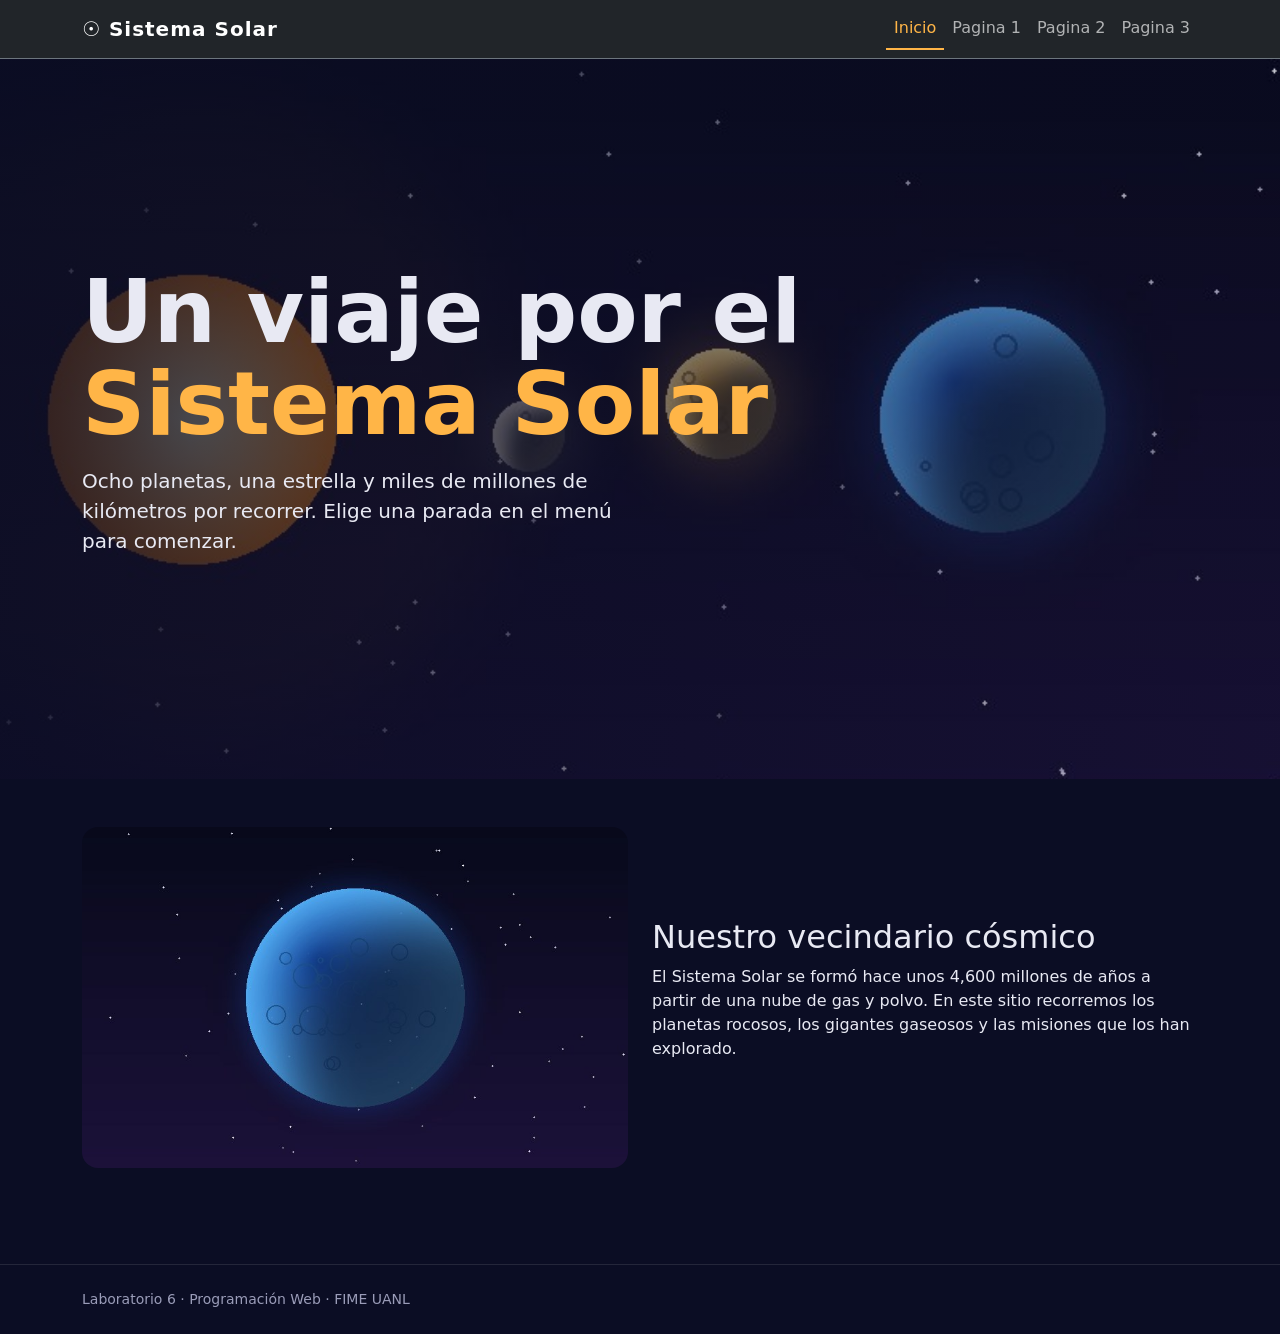
<file: index.html>
<!DOCTYPE html>
<head>
  <meta charset="UTF-8">
  <title>Inicio · Sistema Solar</title>
  <link href="https://cdn.jsdelivr.net/npm/bootstrap@5.3.3/dist/css/bootstrap.min.css" rel="stylesheet">
  <link href="css/estilos.css" rel="stylesheet">
</head>
<body data-bs-theme="dark">
  <nav class="navbar navbar-expand-lg bg-dark border-bottom border-secondary sticky-top">
    <div class="container">
      <a class="navbar-brand" href="index.html">&#9737; Sistema Solar</a>
      <button class="navbar-toggler" type="button" data-bs-toggle="collapse" data-bs-target="#menu" aria-controls="menu" aria-expanded="false" aria-label="Abrir menú">
        <span class="navbar-toggler-icon"></span>
      </button>
      <div class="collapse navbar-collapse" id="menu">
        <ul class="navbar-nav ms-auto">
          <li class="nav-item"><a class="nav-link active" aria-current="page" href="index.html">Inicio</a></li>
          <li class="nav-item"><a class="nav-link" href="pagina1.html">Pagina 1</a></li>
          <li class="nav-item"><a class="nav-link" href="pagina2.html">Pagina 2</a></li>
          <li class="nav-item"><a class="nav-link" href="pagina3.html">Pagina 3</a></li>
        </ul>
      </div>
    </div>
  </nav>

  <header class="hero">
    <div class="container contenido py-5">
      <h1 class="texto-grande">Un viaje por el<br><span>Sistema Solar</span></h1>
      <p class="lead mt-3 col-lg-6">Ocho planetas, una estrella y miles de millones de kilómetros por recorrer. Elige una parada en el menú para comenzar.</p>
    </div>
  </header>

  <main class="container py-5">
    <div class="row align-items-center g-4">
      <div class="col-md-6">
        <img src="img/tierra.jpg" class="img-redondeada" alt="Ilustración del planeta Tierra">
      </div>
      <div class="col-md-6">
        <h2>Nuestro vecindario cósmico</h2>
        <p>El Sistema Solar se formó hace unos 4,600 millones de años a partir de una nube de gas y polvo. En este sitio recorremos los planetas rocosos, los gigantes gaseosos y las misiones que los han explorado.</p>
      </div>
    </div>
  </main>

  <footer class="py-4 mt-5">
    <div class="container small">Laboratorio 6 · Programación Web · FIME UANL</div>
  </footer>
  <script src="https://cdn.jsdelivr.net/npm/bootstrap@5.3.3/dist/js/bootstrap.bundle.min.js"></script>
</body>
</html>
</file>
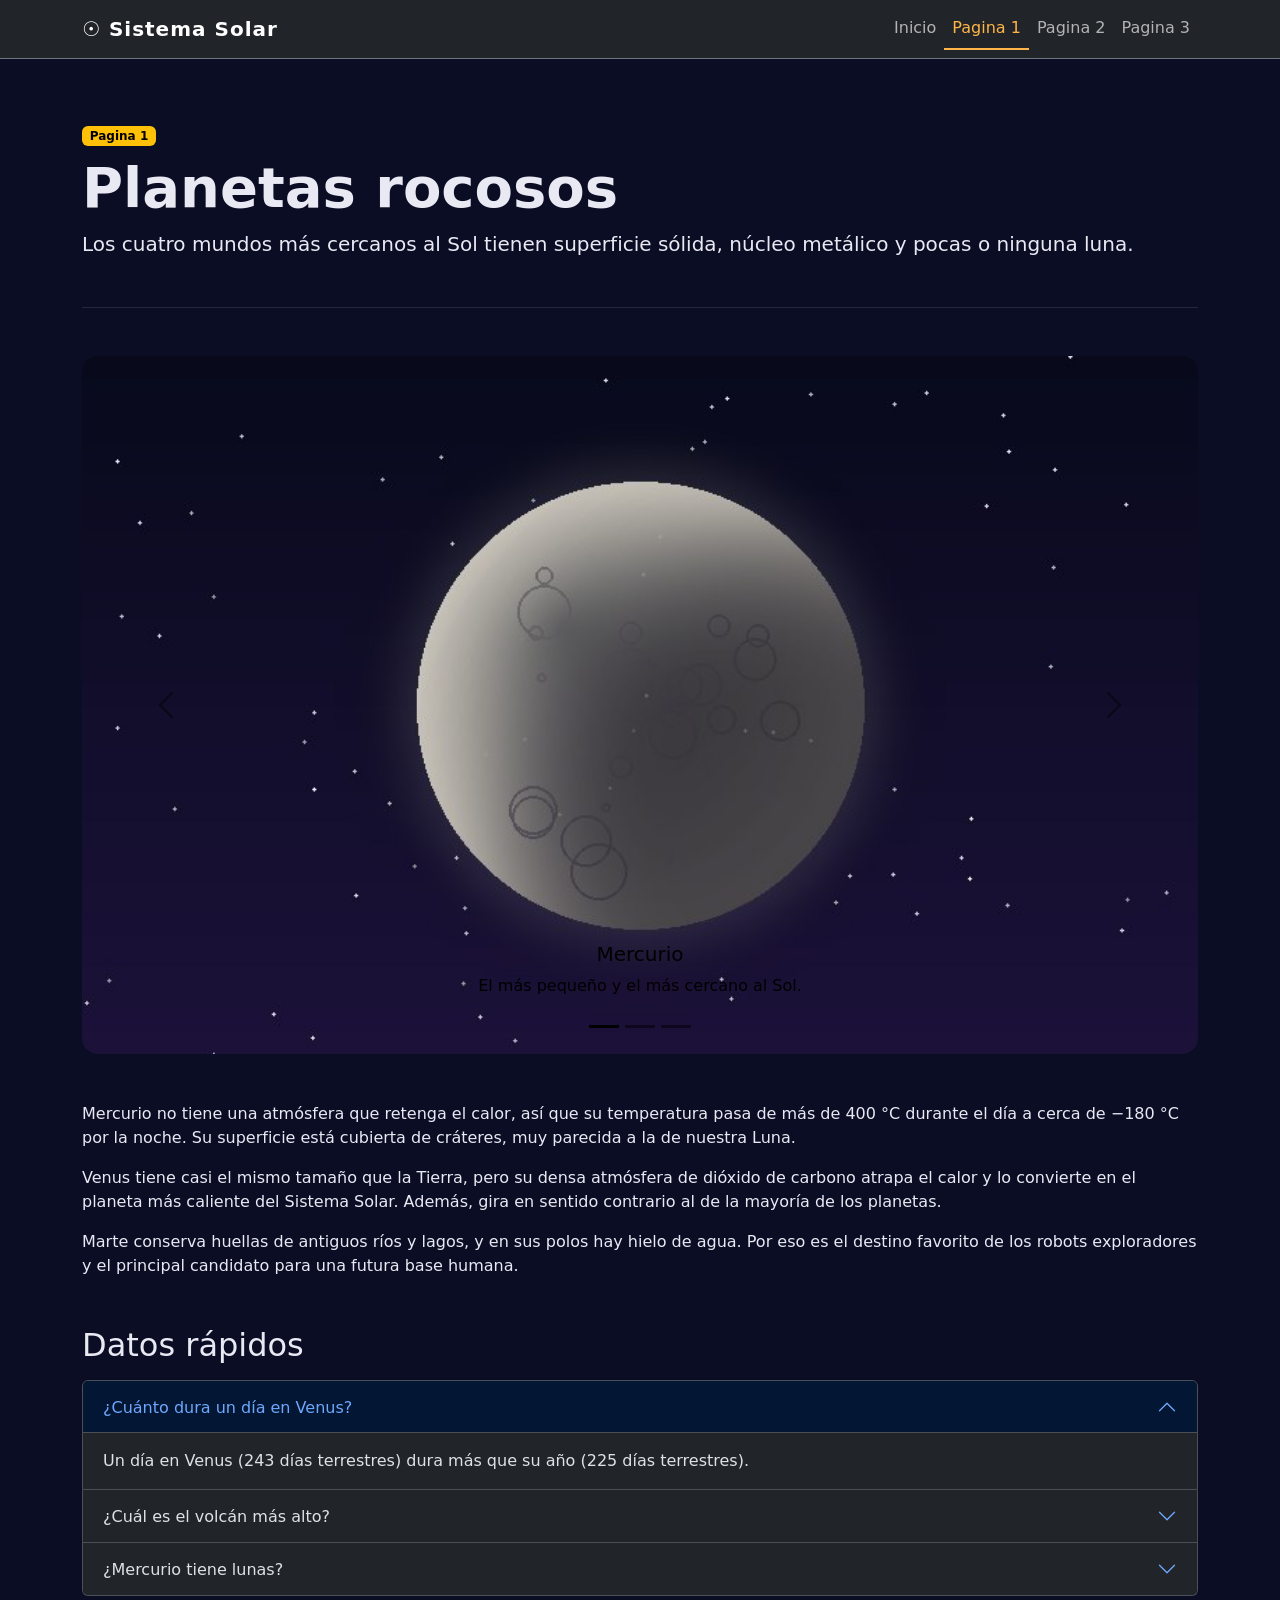
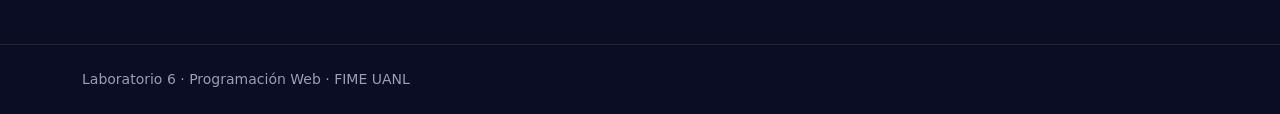
<file: pagina1.html>
<!DOCTYPE html>
<html lang="es">
<head>
  <meta charset="UTF-8">
  <meta name="viewport" content="width=device-width, initial-scale=1.0">
  <title>Planetas rocosos · Sistema Solar</title>
  <link href="https://cdn.jsdelivr.net/npm/bootstrap@5.3.3/dist/css/bootstrap.min.css" rel="stylesheet">
  <link href="css/estilos.css" rel="stylesheet">
</head>
<body data-bs-theme="dark">
  <nav class="navbar navbar-expand-lg bg-dark border-bottom border-secondary sticky-top">
    <div class="container">
      <a class="navbar-brand" href="index.html">&#9737; Sistema Solar</a>
      <button class="navbar-toggler" type="button" data-bs-toggle="collapse" data-bs-target="#menu" aria-controls="menu" aria-expanded="false" aria-label="Abrir menú">
        <span class="navbar-toggler-icon"></span>
      </button>
      <div class="collapse navbar-collapse" id="menu">
        <ul class="navbar-nav ms-auto">
          <li class="nav-item"><a class="nav-link" href="index.html">Inicio</a></li>
          <li class="nav-item"><a class="nav-link active" aria-current="page" href="pagina1.html">Pagina 1</a></li>
          <li class="nav-item"><a class="nav-link" href="pagina2.html">Pagina 2</a></li>
          <li class="nav-item"><a class="nav-link" href="pagina3.html">Pagina 3</a></li>
        </ul>
      </div>
    </div>
  </nav>

  <main class="container">
    <section class="encabezado-pagina">
      <span class="badge text-bg-warning mb-2">Pagina 1</span>
      <h1 class="display-4 fw-bold">Planetas rocosos</h1>
      <p class="lead">Los cuatro mundos más cercanos al Sol tienen superficie sólida, núcleo metálico y pocas o ninguna luna.</p>
    </section>

    <!-- Componente Bootstrap 1: Carrusel -->
    <div id="carruselRocosos" class="carousel slide my-5" data-bs-ride="carousel">
      <div class="carousel-indicators">
        <button type="button" data-bs-target="#carruselRocosos" data-bs-slide-to="0" class="active" aria-current="true" aria-label="Mercurio"></button>
        <button type="button" data-bs-target="#carruselRocosos" data-bs-slide-to="1" aria-label="Venus"></button>
        <button type="button" data-bs-target="#carruselRocosos" data-bs-slide-to="2" aria-label="Marte"></button>
      </div>
      <div class="carousel-inner rounded-4">
        <div class="carousel-item active">
          <img src="img/mercurio.jpg" class="d-block w-100" alt="Ilustración de Mercurio">
          <div class="carousel-caption"><h5>Mercurio</h5><p>El más pequeño y el más cercano al Sol.</p></div>
        </div>
        <div class="carousel-item">
          <img src="img/venus.jpg" class="d-block w-100" alt="Ilustración de Venus">
          <div class="carousel-caption"><h5>Venus</h5><p>El más caliente, por su efecto invernadero.</p></div>
        </div>
        <div class="carousel-item">
          <img src="img/marte.jpg" class="d-block w-100" alt="Ilustración de Marte">
          <div class="carousel-caption"><h5>Marte</h5><p>El planeta rojo, objetivo de futuras misiones tripuladas.</p></div>
        </div>
      </div>
      <button class="carousel-control-prev" type="button" data-bs-target="#carruselRocosos" data-bs-slide="prev">
        <span class="carousel-control-prev-icon" aria-hidden="true"></span><span class="visually-hidden">Anterior</span>
      </button>
      <button class="carousel-control-next" type="button" data-bs-target="#carruselRocosos" data-bs-slide="next">
        <span class="carousel-control-next-icon" aria-hidden="true"></span><span class="visually-hidden">Siguiente</span>
      </button>
    </div>

    <p>Mercurio no tiene una atmósfera que retenga el calor, así que su temperatura pasa de más de 400 °C durante el día a cerca de −180 °C por la noche. Su superficie está cubierta de cráteres, muy parecida a la de nuestra Luna.</p>
    <p>Venus tiene casi el mismo tamaño que la Tierra, pero su densa atmósfera de dióxido de carbono atrapa el calor y lo convierte en el planeta más caliente del Sistema Solar. Además, gira en sentido contrario al de la mayoría de los planetas.</p>
    <p>Marte conserva huellas de antiguos ríos y lagos, y en sus polos hay hielo de agua. Por eso es el destino favorito de los robots exploradores y el principal candidato para una futura base humana.</p>

    <!-- Componente Bootstrap 2: Acordeón -->
    <h2 class="mt-5 mb-3">Datos rápidos</h2>
    <div class="accordion" id="acordeonDatos">
      <div class="accordion-item">
        <h3 class="accordion-header"><button class="accordion-button" type="button" data-bs-toggle="collapse" data-bs-target="#dato1" aria-expanded="true" aria-controls="dato1">¿Cuánto dura un día en Venus?</button></h3>
        <div id="dato1" class="accordion-collapse collapse show" data-bs-parent="#acordeonDatos"><div class="accordion-body">Un día en Venus (243 días terrestres) dura más que su año (225 días terrestres).</div></div>
      </div>
      <div class="accordion-item">
        <h3 class="accordion-header"><button class="accordion-button collapsed" type="button" data-bs-toggle="collapse" data-bs-target="#dato2" aria-expanded="false" aria-controls="dato2">¿Cuál es el volcán más alto?</button></h3>
        <div id="dato2" class="accordion-collapse collapse" data-bs-parent="#acordeonDatos"><div class="accordion-body">El Monte Olimpo, en Marte, mide unos 22 km de altura: casi tres veces el Everest.</div></div>
      </div>
      <div class="accordion-item">
        <h3 class="accordion-header"><button class="accordion-button collapsed" type="button" data-bs-toggle="collapse" data-bs-target="#dato3" aria-expanded="false" aria-controls="dato3">¿Mercurio tiene lunas?</button></h3>
        <div id="dato3" class="accordion-collapse collapse" data-bs-parent="#acordeonDatos"><div class="accordion-body">No. Mercurio y Venus son los únicos planetas sin lunas.</div></div>
      </div>
    </div>
  </main>

  <footer class="py-4 mt-5">
    <div class="container small">Laboratorio 6 · Programación Web · FIME UANL</div>
  </footer>
  <script src="https://cdn.jsdelivr.net/npm/bootstrap@5.3.3/dist/js/bootstrap.bundle.min.js"></script>
</body>
</html>
</file>
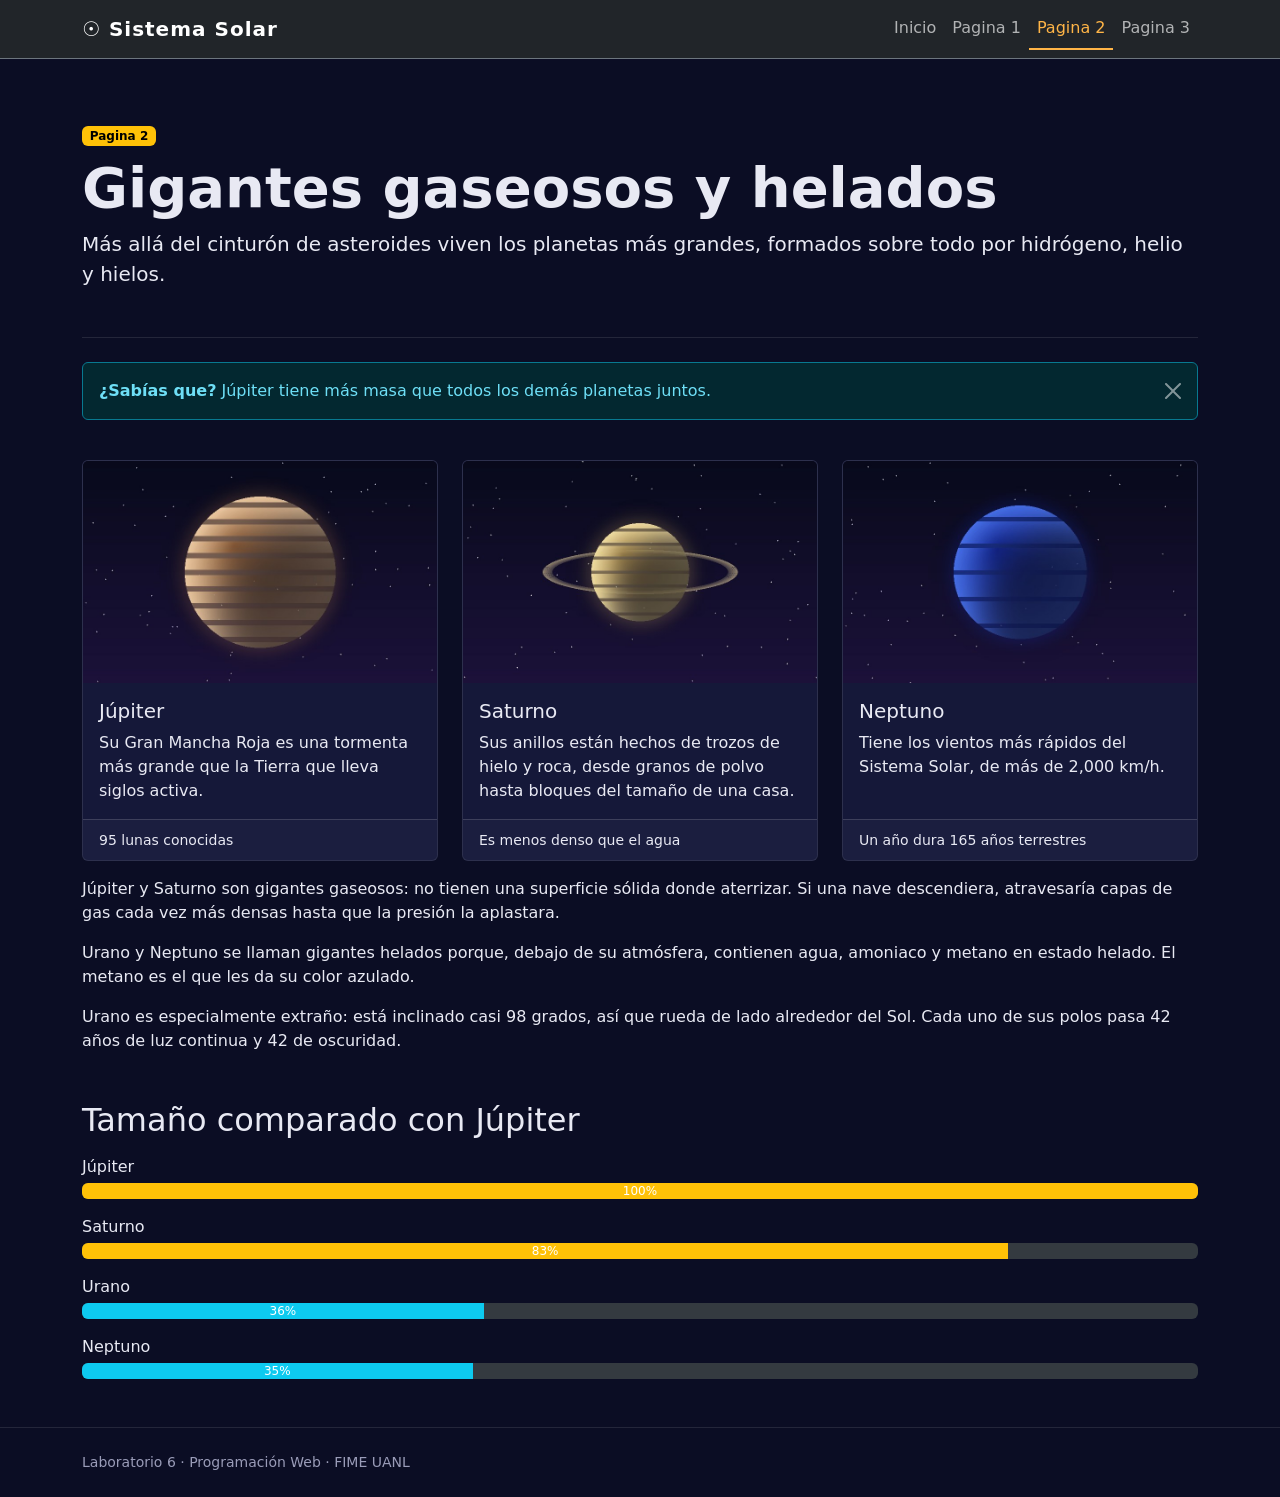
<file: pagina2.html>
<!DOCTYPE html>
<html lang="es">
<head>
  <meta charset="UTF-8">
  <meta name="viewport" content="width=device-width, initial-scale=1.0">
  <title>Gigantes gaseosos · Sistema Solar</title>
  <link href="https://cdn.jsdelivr.net/npm/bootstrap@5.3.3/dist/css/bootstrap.min.css" rel="stylesheet">
  <link href="css/estilos.css" rel="stylesheet">
</head>
<body data-bs-theme="dark">
  <nav class="navbar navbar-expand-lg bg-dark border-bottom border-secondary sticky-top">
    <div class="container">
      <a class="navbar-brand" href="index.html">&#9737; Sistema Solar</a>
      <button class="navbar-toggler" type="button" data-bs-toggle="collapse" data-bs-target="#menu" aria-controls="menu" aria-expanded="false" aria-label="Abrir menú">
        <span class="navbar-toggler-icon"></span>
      </button>
      <div class="collapse navbar-collapse" id="menu">
        <ul class="navbar-nav ms-auto">
          <li class="nav-item"><a class="nav-link" href="index.html">Inicio</a></li>
          <li class="nav-item"><a class="nav-link" href="pagina1.html">Pagina 1</a></li>
          <li class="nav-item"><a class="nav-link active" aria-current="page" href="pagina2.html">Pagina 2</a></li>
          <li class="nav-item"><a class="nav-link" href="pagina3.html">Pagina 3</a></li>
        </ul>
      </div>
    </div>
  </nav>

  <main class="container">
    <section class="encabezado-pagina">
      <span class="badge text-bg-warning mb-2">Pagina 2</span>
      <h1 class="display-4 fw-bold">Gigantes gaseosos y helados</h1>
      <p class="lead">Más allá del cinturón de asteroides viven los planetas más grandes, formados sobre todo por hidrógeno, helio y hielos.</p>
    </section>

    <!-- Componente Bootstrap 1: Alerta -->
    <div class="alert alert-info alert-dismissible fade show mt-4" role="alert">
      <strong>¿Sabías que?</strong> Júpiter tiene más masa que todos los demás planetas juntos.
      <button type="button" class="btn-close" data-bs-dismiss="alert" aria-label="Cerrar"></button>
    </div>

    <!-- Componente Bootstrap 2: Tarjetas (cards) -->
    <div class="row row-cols-1 row-cols-md-3 g-4 my-3">
      <div class="col">
        <div class="card h-100">
          <img src="img/jupiter.jpg" class="card-img-top" alt="Ilustración de Júpiter">
          <div class="card-body">
            <h5 class="card-title">Júpiter</h5>
            <p class="card-text">Su Gran Mancha Roja es una tormenta más grande que la Tierra que lleva siglos activa.</p>
          </div>
          <div class="card-footer"><small>95 lunas conocidas</small></div>
        </div>
      </div>
      <div class="col">
        <div class="card h-100">
          <img src="img/saturno.jpg" class="card-img-top" alt="Ilustración de Saturno">
          <div class="card-body">
            <h5 class="card-title">Saturno</h5>
            <p class="card-text">Sus anillos están hechos de trozos de hielo y roca, desde granos de polvo hasta bloques del tamaño de una casa.</p>
          </div>
          <div class="card-footer"><small>Es menos denso que el agua</small></div>
        </div>
      </div>
      <div class="col">
        <div class="card h-100">
          <img src="img/neptuno.jpg" class="card-img-top" alt="Ilustración de Neptuno">
          <div class="card-body">
            <h5 class="card-title">Neptuno</h5>
            <p class="card-text">Tiene los vientos más rápidos del Sistema Solar, de más de 2,000 km/h.</p>
          </div>
          <div class="card-footer"><small>Un año dura 165 años terrestres</small></div>
        </div>
      </div>
    </div>

    <p>Júpiter y Saturno son gigantes gaseosos: no tienen una superficie sólida donde aterrizar. Si una nave descendiera, atravesaría capas de gas cada vez más densas hasta que la presión la aplastara.</p>
    <p>Urano y Neptuno se llaman gigantes helados porque, debajo de su atmósfera, contienen agua, amoniaco y metano en estado helado. El metano es el que les da su color azulado.</p>
    <p>Urano es especialmente extraño: está inclinado casi 98 grados, así que rueda de lado alrededor del Sol. Cada uno de sus polos pasa 42 años de luz continua y 42 de oscuridad.</p>

    <!-- Componente Bootstrap 3: Barras de progreso -->
    <h2 class="mt-5 mb-3">Tamaño comparado con Júpiter</h2>
    <p class="mb-1">Júpiter</p>
    <div class="progress mb-3" role="progressbar" aria-label="Júpiter" aria-valuenow="100" aria-valuemin="0" aria-valuemax="100"><div class="progress-bar bg-warning" style="width: 100%">100%</div></div>
    <p class="mb-1">Saturno</p>
    <div class="progress mb-3" role="progressbar" aria-label="Saturno" aria-valuenow="83" aria-valuemin="0" aria-valuemax="100"><div class="progress-bar bg-warning" style="width: 83%">83%</div></div>
    <p class="mb-1">Urano</p>
    <div class="progress mb-3" role="progressbar" aria-label="Urano" aria-valuenow="36" aria-valuemin="0" aria-valuemax="100"><div class="progress-bar bg-info" style="width: 36%">36%</div></div>
    <p class="mb-1">Neptuno</p>
    <div class="progress mb-3" role="progressbar" aria-label="Neptuno" aria-valuenow="35" aria-valuemin="0" aria-valuemax="100"><div class="progress-bar bg-info" style="width: 35%">35%</div></div>
  </main>

  <footer class="py-4 mt-5">
    <div class="container small">Laboratorio 6 · Programación Web · FIME UANL</div>
  </footer>
  <script src="https://cdn.jsdelivr.net/npm/bootstrap@5.3.3/dist/js/bootstrap.bundle.min.js"></script>
</body>
</html>
</file>
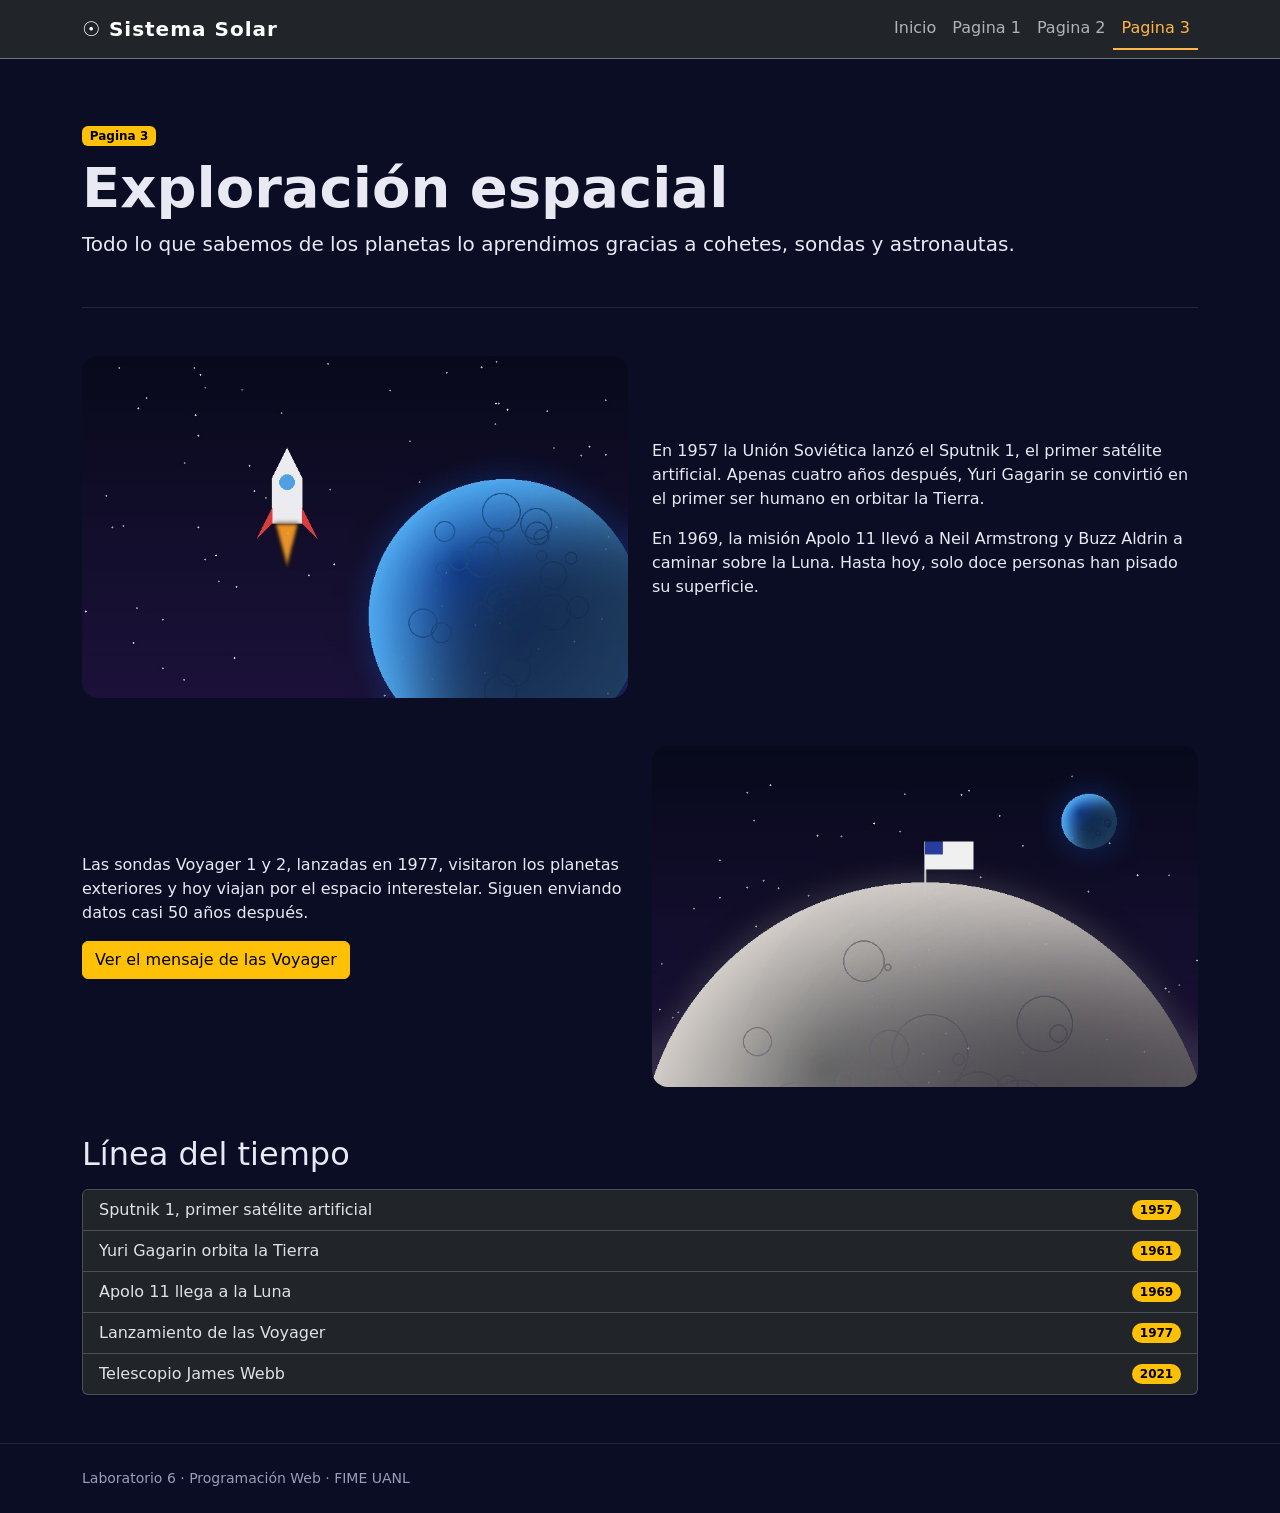
<file: pagina3.html>
<!DOCTYPE html>
<html lang="es">
<head>
  <meta charset="UTF-8">
  <meta name="viewport" content="width=device-width, initial-scale=1.0">
  <title>Exploración espacial · Sistema Solar</title>
  <link href="https://cdn.jsdelivr.net/npm/bootstrap@5.3.3/dist/css/bootstrap.min.css" rel="stylesheet">
  <link href="css/estilos.css" rel="stylesheet">
</head>
<body data-bs-theme="dark">
  <nav class="navbar navbar-expand-lg bg-dark border-bottom border-secondary sticky-top">
    <div class="container">
      <a class="navbar-brand" href="index.html">&#9737; Sistema Solar</a>
      <button class="navbar-toggler" type="button" data-bs-toggle="collapse" data-bs-target="#menu" aria-controls="menu" aria-expanded="false" aria-label="Abrir menú">
        <span class="navbar-toggler-icon"></span>
      </button>
      <div class="collapse navbar-collapse" id="menu">
        <ul class="navbar-nav ms-auto">
          <li class="nav-item"><a class="nav-link" href="index.html">Inicio</a></li>
          <li class="nav-item"><a class="nav-link" href="pagina1.html">Pagina 1</a></li>
          <li class="nav-item"><a class="nav-link" href="pagina2.html">Pagina 2</a></li>
          <li class="nav-item"><a class="nav-link active" aria-current="page" href="pagina3.html">Pagina 3</a></li>
        </ul>
      </div>
    </div>
  </nav>

  <main class="container">
    <section class="encabezado-pagina">
      <span class="badge text-bg-warning mb-2">Pagina 3</span>
      <h1 class="display-4 fw-bold">Exploración espacial</h1>
      <p class="lead">Todo lo que sabemos de los planetas lo aprendimos gracias a cohetes, sondas y astronautas.</p>
    </section>

    <div class="row align-items-center g-4 my-4">
      <div class="col-md-6"><img src="img/cohete.jpg" class="img-redondeada" alt="Ilustración de un cohete despegando de la Tierra"></div>
      <div class="col-md-6">
        <p>En 1957 la Unión Soviética lanzó el Sputnik 1, el primer satélite artificial. Apenas cuatro años después, Yuri Gagarin se convirtió en el primer ser humano en orbitar la Tierra.</p>
        <p>En 1969, la misión Apolo 11 llevó a Neil Armstrong y Buzz Aldrin a caminar sobre la Luna. Hasta hoy, solo doce personas han pisado su superficie.</p>
      </div>
    </div>

    <div class="row align-items-center g-4 my-4 flex-md-row-reverse">
      <div class="col-md-6"><img src="img/luna.jpg" class="img-redondeada" alt="Ilustración de una bandera en la superficie lunar"></div>
      <div class="col-md-6">
        <p>Las sondas Voyager 1 y 2, lanzadas en 1977, visitaron los planetas exteriores y hoy viajan por el espacio interestelar. Siguen enviando datos casi 50 años después.</p>
        <!-- Componente Bootstrap 1: Botón que abre un modal -->
        <button type="button" class="btn btn-warning" data-bs-toggle="modal" data-bs-target="#modalVoyager">Ver el mensaje de las Voyager</button>
      </div>
    </div>

    <!-- Componente Bootstrap 2: Modal -->
    <div class="modal fade" id="modalVoyager" tabindex="-1" aria-labelledby="tituloModal" aria-hidden="true">
      <div class="modal-dialog modal-dialog-centered">
        <div class="modal-content">
          <div class="modal-header">
            <h5 class="modal-title" id="tituloModal">El Disco de Oro</h5>
            <button type="button" class="btn-close" data-bs-dismiss="modal" aria-label="Cerrar"></button>
          </div>
          <div class="modal-body">
            <img src="img/satelite.jpg" class="img-redondeada mb-3" alt="Ilustración de una sonda espacial">
            Cada sonda Voyager lleva un disco con sonidos e imágenes de la Tierra: saludos en 55 idiomas, música de distintas culturas y sonidos de la naturaleza, por si alguna civilización lo encuentra.
          </div>
          <div class="modal-footer"><button type="button" class="btn btn-secondary" data-bs-dismiss="modal">Cerrar</button></div>
        </div>
      </div>
    </div>

    <!-- Componente Bootstrap 3: Lista agrupada con insignias -->
    <h2 class="mt-5 mb-3">Línea del tiempo</h2>
    <ul class="list-group">
      <li class="list-group-item d-flex justify-content-between align-items-center">Sputnik 1, primer satélite artificial<span class="badge text-bg-warning rounded-pill">1957</span></li>
      <li class="list-group-item d-flex justify-content-between align-items-center">Yuri Gagarin orbita la Tierra<span class="badge text-bg-warning rounded-pill">1961</span></li>
      <li class="list-group-item d-flex justify-content-between align-items-center">Apolo 11 llega a la Luna<span class="badge text-bg-warning rounded-pill">1969</span></li>
      <li class="list-group-item d-flex justify-content-between align-items-center">Lanzamiento de las Voyager<span class="badge text-bg-warning rounded-pill">1977</span></li>
      <li class="list-group-item d-flex justify-content-between align-items-center">Telescopio James Webb<span class="badge text-bg-warning rounded-pill">2021</span></li>
    </ul>
  </main>

  <footer class="py-4 mt-5">
    <div class="container small">Laboratorio 6 · Programación Web · FIME UANL</div>
  </footer>
  <script src="https://cdn.jsdelivr.net/npm/bootstrap@5.3.3/dist/js/bootstrap.bundle.min.js"></script>
</body>
</html>
</file>
<file: css/estilos.css>
:root {
  --espacio: #0b0d24;
  --acento: #ffb547;
}

body {
  background-color: var(--espacio);
  color: #e8e9f3;
}

.navbar-brand {
  font-weight: 700;
  letter-spacing: 0.05em;
}

/* Marca visual de la página actual en el menú */
.navbar .nav-link.active {
  color: var(--acento) !important;
  border-bottom: 2px solid var(--acento);
}

.hero {
  position: relative;
  min-height: 80vh;
  background: url("../img/hero.jpg") center / cover no-repeat;
  display: flex;
  align-items: center;
}

.hero::before {
  content: "";
  position: absolute;
  inset: 0;
  background: linear-gradient(90deg, rgba(11, 13, 36, 0.85), rgba(11, 13, 36, 0.2));
}

.hero .contenido {
  position: relative;
}

.texto-grande {
  font-size: clamp(2.5rem, 7vw, 5.5rem);
  font-weight: 800;
  line-height: 1.05;
}

.texto-grande span {
  color: var(--acento);
}

.encabezado-pagina {
  padding: 4rem 0 2rem;
  border-bottom: 1px solid rgba(255, 255, 255, 0.1);
}

.card {
  background-color: #151839;
  border-color: rgba(255, 255, 255, 0.1);
  color: #e8e9f3;
}

.card img {
  aspect-ratio: 8 / 5;
  object-fit: cover;
}

.img-redondeada {
  border-radius: 1rem;
  width: 100%;
}

footer {
  border-top: 1px solid rgba(255, 255, 255, 0.1);
  color: #9a9cb8;
}
</file>
